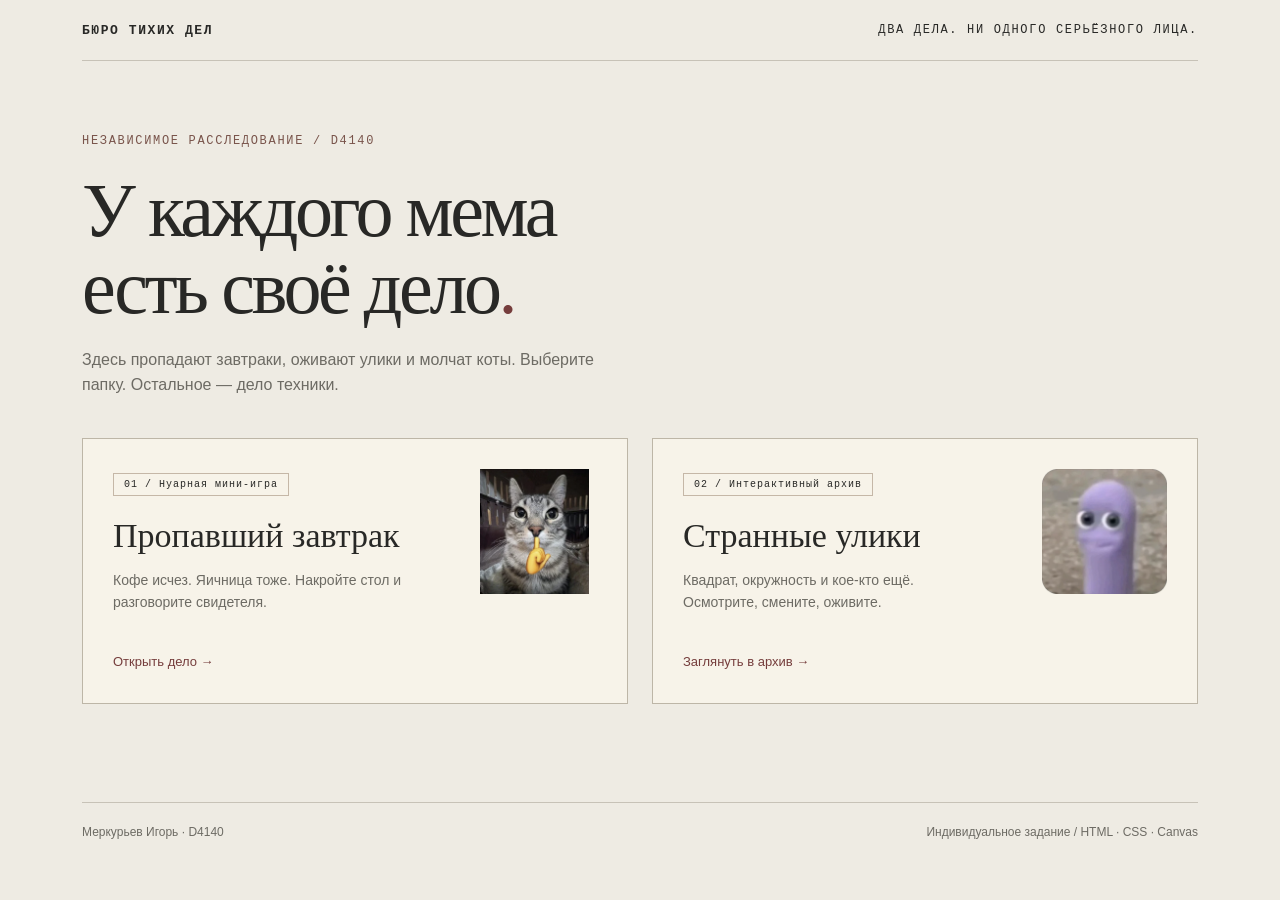
<file: index.html>
<!doctype html>
<html lang="ru">
  <head>
    <meta charset="utf-8" />
    <meta name="viewport" content="width=device-width,initial-scale=1" />
    <title>Бюро тихих дел</title>
    <meta
      name="description"
      content="Два маленьких расследования: нуарная мини-игра и интерактивный архив мемов."
    />
    <link rel="stylesheet" href="breakfast/css/style.css" />
    <style>
      .landing {
        padding: 65px 0 20px;
      }
      .landing h1 {
        max-width: 760px;
        margin: 20px 0;
      }
      .landing > p {
        max-width: 530px;
      }
      .cases {
        display: grid;
        grid-template-columns: 1fr 1fr;
        gap: 24px;
        margin: 40px 0;
      }
      .case-card {
        display: block;
        text-decoration: none;
        background: #f7f3e9;
        border: 1px solid #bdb6a7;
        padding: 30px;
        transition: transform 0.2s;
      }
      .case-card:hover {
        transform: translateY(-4px);
      }
      .case-card img {
        float: right;
        object-fit: contain;
        width: 125px;
        height: 125px;
        margin: 0 0 20px 15px;
        filter: saturate(0.7);
      }
      .case-card h2 {
        margin: 20px 0 12px;
        font-size: 34px;
      }
      .case-card p {
        font-size: 14px;
        max-width: 290px;
      }
      .case-card .go {
        display: block;
        clear: both;
        padding-top: 25px;
        font-size: 13px;
        color: #753d3c;
      }
      .case-card .tag {
        font-size: 10px;
      }
      @media (max-width: 700px) {
        .cases {
          grid-template-columns: 1fr;
        }
        .landing {
          padding-top: 35px;
        }
        .case-card {
          padding: 24px;
        }
      }
      @media (max-width: 700px) {
        .case-card {
          position: relative;
          padding-top: 140px;
        }
        .case-card img {
          position: absolute;
          top: 22px;
          left: 24px;
          width: 90px;
          height: 90px;
          float: none;
          margin: 0;
        }
      }
    </style>
  </head>
  <body>
    <div class="page">
      <header class="topbar">
        <span class="brand">БЮРО ТИХИХ ДЕЛ</span
        ><span class="mono">Два дела. Ни одного серьёзного лица.</span>
      </header>
      <main class="landing">
        <span class="eyebrow">Независимое расследование / D4140</span>
        <h1>
          У каждого мема<br />есть своё дело<span style="color: #753d3c"
            >.</span
          >
        </h1>
        <p class="muted">
          Здесь пропадают завтраки, оживают улики и молчат коты. Выберите папку.
          Остальное — дело техники.
        </p>
        <div class="cases">
          <a class="case-card" href="breakfast/index.html"
            ><img
              src="breakfast/images/quiet.webp"
              alt="Молчаливый кот"
              width="125"
              height="125"
            /><span class="tag">01 / Нуарная мини-игра</span>
            <h2>Пропавший завтрак</h2>
            <p class="muted">
              Кофе исчез. Яичница тоже. Накройте стол и разговорите свидетеля.
            </p>
            <span class="go">Открыть дело →</span></a
          ><a class="case-card" href="archive/index.html"
            ><img
              src="archive/images/worm.webp"
              alt="Фиолетовый червь"
              width="125"
              height="125"
            /><span class="tag">02 / Интерактивный архив</span>
            <h2>Странные улики</h2>
            <p class="muted">
              Квадрат, окружность и кое-кто ещё. Осмотрите, смените, оживите.
            </p>
            <span class="go">Заглянуть в архив →</span></a
          >
        </div>
      </main>
      <footer>
        <span>Меркурьев Игорь · D4140</span
        ><span>Индивидуальное задание / HTML · CSS · Canvas</span>
      </footer>
    </div>
  </body>
</html>
</file>
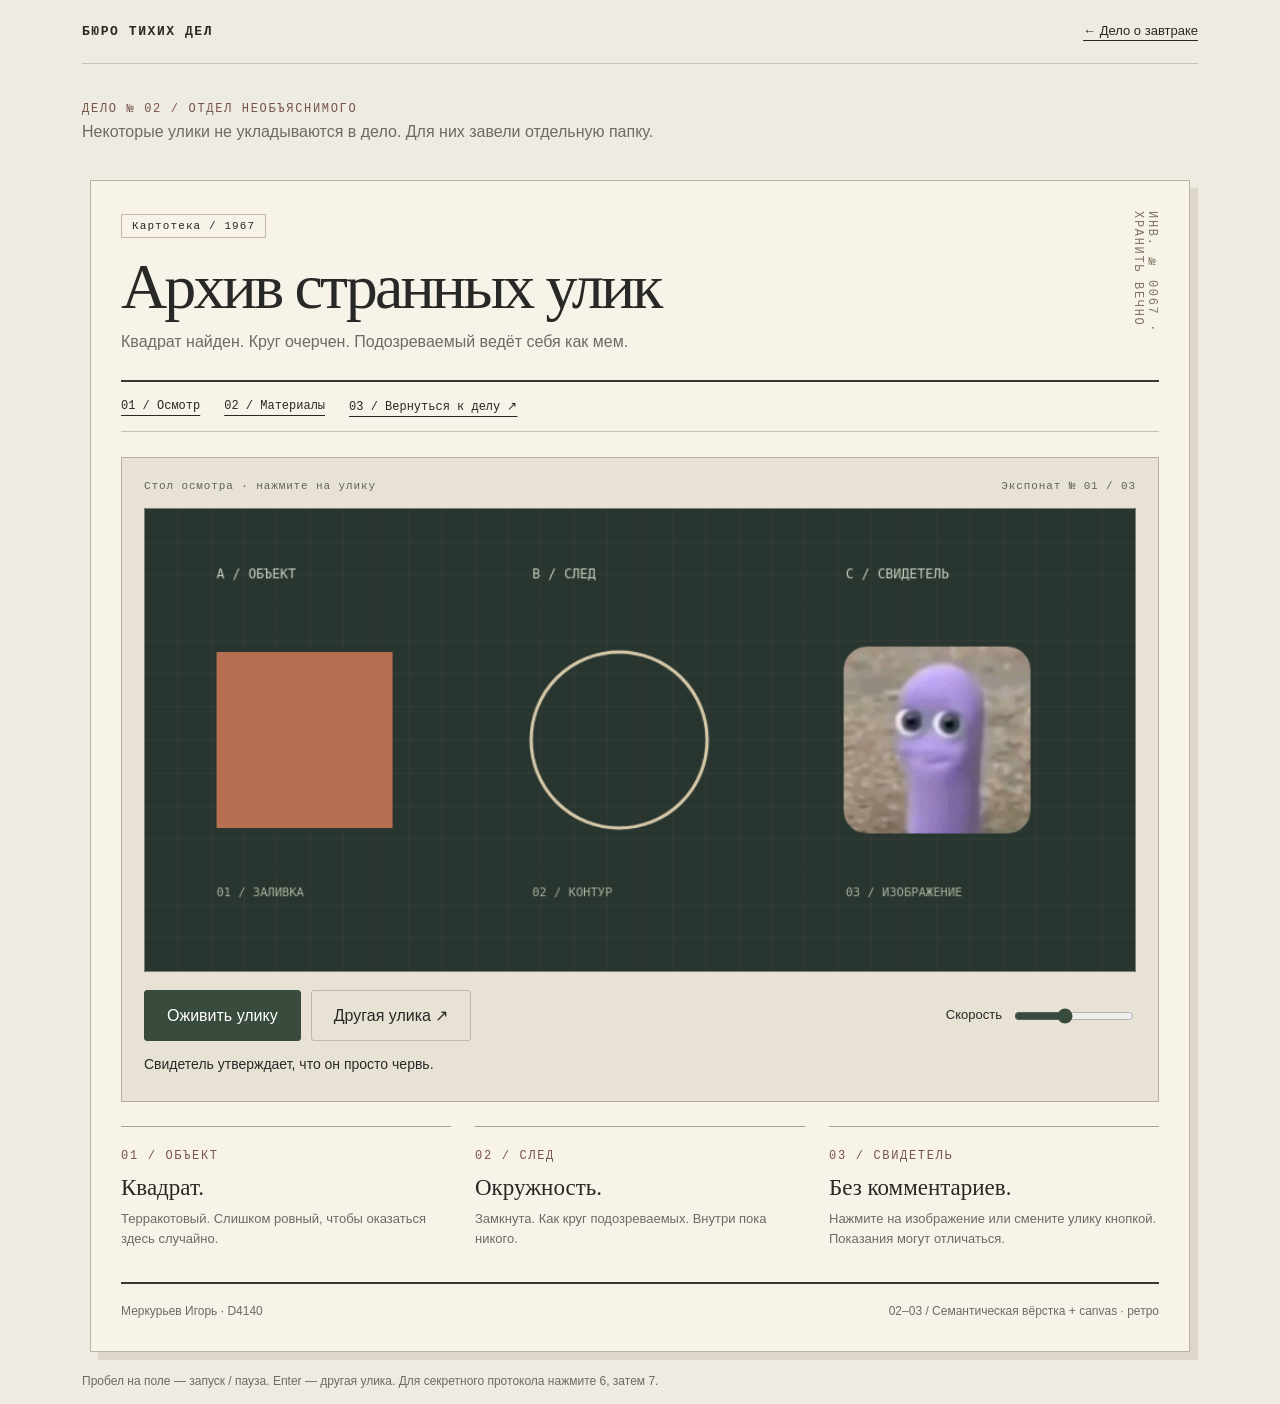
<file: archive/index.html>
<!doctype html>
<html lang="ru">
  <head>
    <meta charset="utf-8" />
    <meta name="viewport" content="width=device-width,initial-scale=1" />
    <title>Архив странных улик · Бюро тихих дел</title>
    <meta
      name="description"
      content="Интерактивный ретроархив: квадрат, окружность и мем на canvas."
    />
    <link rel="stylesheet" href="css/style.css" />
  </head>
  <body>
    <div class="page">
      <div class="topbar">
        <a class="brand" href="../index.html">БЮРО ТИХИХ ДЕЛ</a
        ><a href="../breakfast/index.html">← Дело о завтраке</a>
      </div>
      <div class="archive-intro">
        <span class="eyebrow">Дело № 02 / Отдел необъяснимого</span>
        <p>
          Некоторые улики не укладываются в дело. Для них завели отдельную
          папку.
        </p>
      </div>
      <div class="archive-wrap">
        <header class="archive-header" id="about">
          <div>
            <span class="tag">Картотека / 1967</span>
            <h1>Архив странных улик</h1>
            <p>
              Квадрат найден. Круг очерчен. Подозреваемый ведёт себя как мем.
            </p>
          </div>
          <span class="file-number">ИНВ. № 0067 · ХРАНИТЬ ВЕЧНО</span>
        </header>
        <nav class="archive-nav" aria-label="Навигация по архиву">
          <a href="#scene">01 / Осмотр</a><a href="#notes">02 / Материалы</a
          ><a href="../breakfast/index.html">03 / Вернуться к делу ↗</a>
        </nav>
        <main class="main" id="scene">
          <div class="canvas-label">
            <span>Стол осмотра · нажмите на улику</span
            ><span>Экспонат № <span id="exhibit">01</span> / 03</span>
          </div>
          <canvas
            id="game"
            width="900"
            height="420"
            tabindex="0"
            aria-label="Цветной квадрат, контур окружности и мем. Клик или Enter меняет мем."
            >На canvas изображены квадрат, окружность и мем. Используйте кнопку
            «Другая улика», чтобы выбрать изображение.</canvas
          >
          <div class="controls">
            <div class="buttons">
              <button
                class="primary"
                id="animate"
                aria-pressed="false"
                disabled
              >
                Оживить улику</button
              ><button id="next" disabled>Другая улика ↗</button>
            </div>
            <label for="speed"
              >Скорость
              <input
                id="speed"
                type="range"
                min="0.3"
                max="2"
                value="1"
                step="0.1"
            /></label>
          </div>
          <p class="status" role="status" aria-live="polite">
            Раскладываем материалы…
          </p>
        </main>
        <section class="notes" id="notes" aria-label="Материалы дела">
          <article>
            <span class="eyebrow">01 / Объект</span>
            <h2>Квадрат.</h2>
            <p>Терракотовый. Слишком ровный, чтобы оказаться здесь случайно.</p>
          </article>
          <article>
            <span class="eyebrow">02 / След</span>
            <h2>Окружность.</h2>
            <p>Замкнута. Как круг подозреваемых. Внутри пока никого.</p>
          </article>
          <article>
            <span class="eyebrow">03 / Свидетель</span>
            <h2>Без комментариев.</h2>
            <p>
              Нажмите на изображение или смените улику кнопкой. Показания могут
              отличаться.
            </p>
          </article>
        </section>
        <div class="secret-panel" id="secret" hidden>
          <img
            src="images/six-seven.webp"
            alt="Кот показывает 6 и 7"
            width="80"
            height="80"
          />
          <p>
            <strong>Совпадение? 6 → 7.</strong><br />Архив проверен. Ответов не
            прибавилось.
          </p>
        </div>
        <footer class="archive-footer">
          <p style="margin: 0">Меркурьев Игорь · D4140</p>
          <span>02–03 / Семантическая вёрстка + canvas · ретро</span>
        </footer>
      </div>
      <p class="bottom-note muted" style="font-size: 12px; margin-top: 20px">
        Пробел на поле — запуск / пауза. Enter — другая улика. Для секретного
        протокола нажмите 6, затем 7.
      </p>
    </div>
    <script src="js/script.js"></script>
  </body>
</html>
</file>
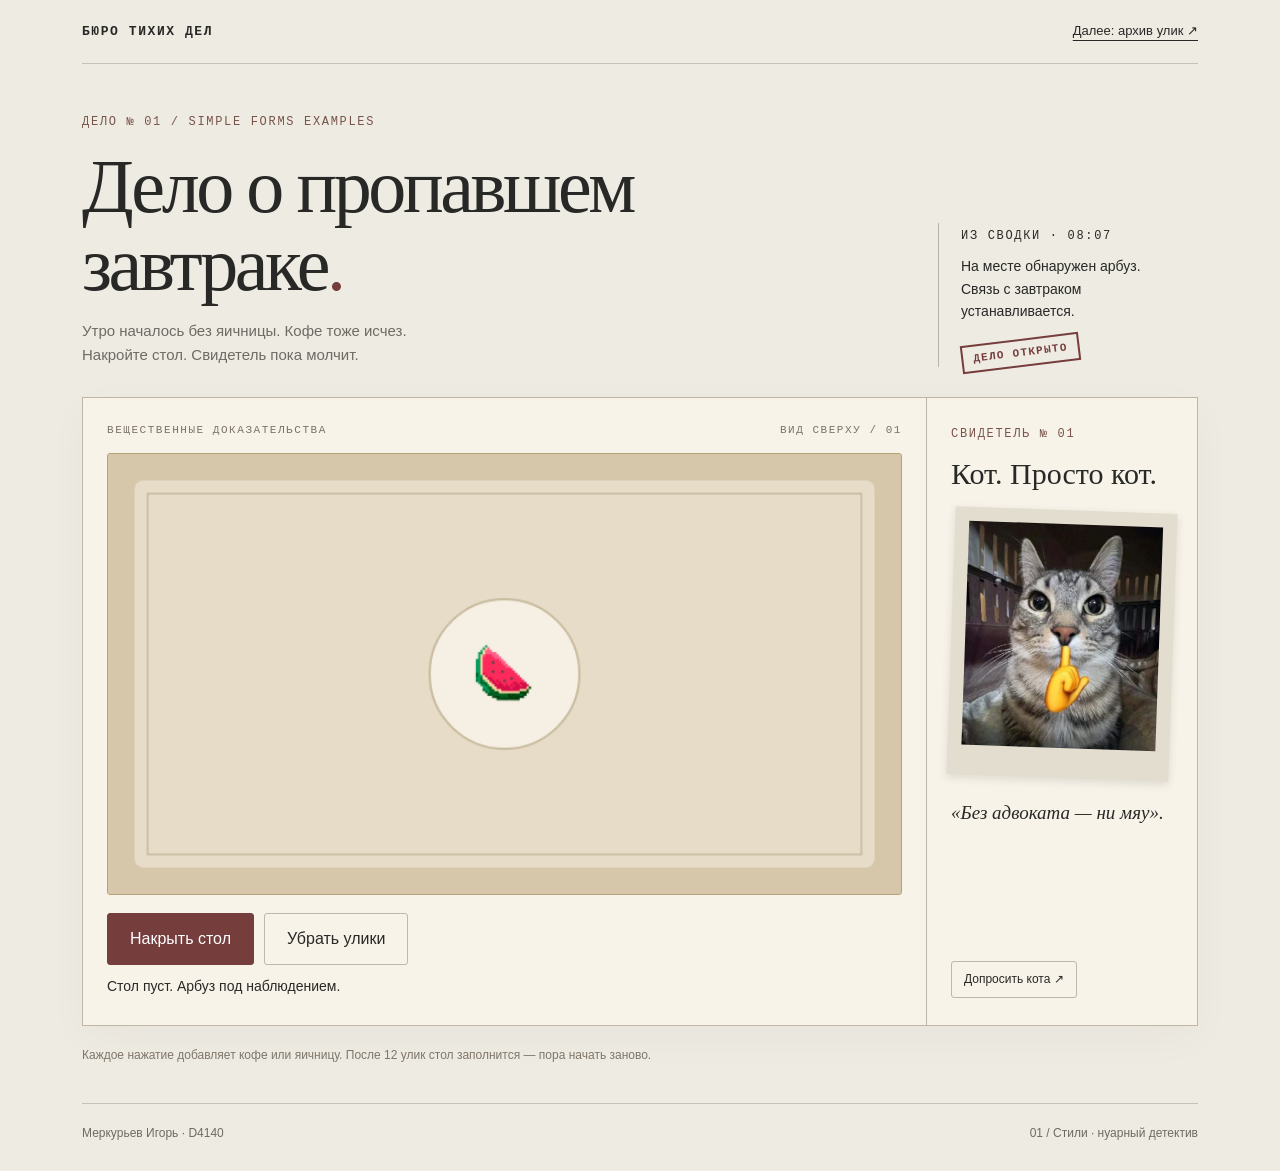
<file: breakfast/index.html>
<!doctype html>
<html lang="ru">
  <head>
    <meta charset="utf-8" />
    <meta name="viewport" content="width=device-width,initial-scale=1" />
    <title>Дело о пропавшем завтраке</title>
    <meta
      name="description"
      content="Нуарная мини-игра: соберите завтрак и допросите подозрительно молчаливого кота."
    />
    <link rel="stylesheet" href="css/style.css" />
  </head>
  <body>
    <div class="page wrapper">
      <header class="topbar">
        <a class="brand" href="../index.html">БЮРО ТИХИХ ДЕЛ</a
        ><a href="../archive/index.html">Далее: архив улик ↗</a>
      </header>
      <main>
        <section class="intro">
          <div>
            <span class="eyebrow">Дело № 01 / Simple Forms Examples</span>
            <h1>
              Дело о пропавшем<br />завтраке<span style="color: #753d3c"
                >.</span
              >
            </h1>
            <p class="dek">
              Утро началось без яичницы. Кофе тоже исчез.<br />Накройте стол.
              Свидетель пока молчит.
            </p>
          </div>
          <aside class="case-note">
            <span class="mono">Из сводки · 08:07</span>
            <p>
              На месте обнаружен арбуз.<br />Связь с завтраком<br />устанавливается.
            </p>
            <span class="stamp">ДЕЛО ОТКРЫТО</span>
          </aside>
        </section>
        <section class="workspace" aria-label="Стол расследования">
          <div class="desk">
            <div class="desk-header mono">
              <span>Вещественные доказательства</span
              ><span>Вид сверху / 01</span>
            </div>
            <canvas
              width="720"
              height="400"
              aria-label="Стол с арбузом. Кнопка добавляет яичницу или кофе в случайное место."
              >Стол с арбузом. Добавляйте завтрак кнопкой ниже.</canvas
            >
            <div class="controls">
              <div class="buttons menu">
                <button class="primary changeButton" disabled>
                  Накрыть стол</button
                ><button class="clearButton" disabled>Убрать улики</button>
              </div>
              <p class="status" role="status" aria-live="polite">
                Подготавливаем стол…
              </p>
            </div>
          </div>
          <aside class="witness">
            <span class="eyebrow">Свидетель № 01</span>
            <h2>Кот. Просто кот.</h2>
            <div class="photo">
              <img
                id="reaction"
                src="images/quiet.webp"
                alt="Кот показывает жест «тише»"
                width="240"
                height="240"
              />
            </div>
            <blockquote id="quote">«Без адвоката — ни мяу».</blockquote>
            <button
              class="secret-button"
              aria-expanded="false"
              aria-controls="secret"
            >
              Допросить кота ↗
            </button>
          </aside>
        </section>
        <div class="secret-panel" id="secret" hidden>
          <img
            src="images/six-seven.webp"
            alt="Кот показывает числа 6 и 7"
            width="80"
            height="80"
          />
          <p>
            <strong>Секретный протокол № 67.</strong><br />Кот назвал время:
            «сикс-севен». Алиби стало только запутаннее.
          </p>
        </div>
        <p class="bottom-note">
          Каждое нажатие добавляет кофе или яичницу. После 12 улик стол
          заполнится — пора начать заново.
        </p>
      </main>
      <footer>
        <span>Меркурьев Игорь · D4140</span
        ><span>01 / Стили · нуарный детектив</span>
      </footer>
    </div>
    <script src="js/script.js"></script>
  </body>
</html>
</file>
<file: breakfast/css/style.css>
* {
  box-sizing: border-box;
}
html {
  scroll-behavior: smooth;
}
body {
  margin: 0;
  background: #eeebe3;
  color: #282826;
  font:
    16px/1.6 Arial,
    Helvetica,
    sans-serif;
}
button,
a,
input {
  touch-action: manipulation;
}
button {
  font: inherit;
  cursor: pointer;
}
a {
  color: inherit;
}
button:focus-visible,
a:focus-visible,
input:focus-visible {
  outline: 3px solid #ac653a;
  outline-offset: 5px;
}
button:disabled {
  opacity: 0.5;
  cursor: wait;
}
button {
  border: 1px solid #bcb8ae;
  background: transparent;
  color: inherit;
  padding: 12px 22px;
  border-radius: 3px;
  transition:
    background 0.18s,
    transform 0.18s;
}
button:hover {
  background: #dfdbd1;
  transform: translateY(-1px);
}
button.primary {
  background: #753d3c;
  color: #fff;
  border-color: #753d3c;
}
button.primary:hover {
  background: #5c2e2e;
}
.eyebrow,
.mono {
  font:
    12px/1.5 "Courier New",
    monospace;
  letter-spacing: 0.14em;
  text-transform: uppercase;
}
.eyebrow {
  color: #79544b;
}
.muted {
  color: #6d6b64;
}
h1,
h2,
p {
  margin-top: 0;
}
h1,
h2 {
  font-family: Georgia, "Times New Roman", serif;
  font-weight: normal;
}
h1 {
  font-size: clamp(42px, 6vw, 76px);
  line-height: 1.02;
  letter-spacing: -0.045em;
}
h2 {
  font-size: 30px;
  line-height: 1.2;
}
img {
  max-width: 100%;
}
.topbar {
  display: flex;
  align-items: center;
  justify-content: space-between;
  padding: 21px 0;
  border-bottom: 1px solid #c7c2b7;
  gap: 18px;
}
.brand {
  text-decoration: none;
  font:
    bold 13px "Courier New",
    monospace;
  letter-spacing: 0.12em;
}
.topbar a:last-child {
  font-size: 13px;
  text-underline-offset: 5px;
}
.page {
  max-width: 1200px;
  margin: auto;
  padding: 0 42px;
}
footer {
  border-top: 1px solid #c7c2b7;
  margin-top: 38px;
  padding: 20px 0 28px;
  display: flex;
  justify-content: space-between;
  gap: 16px;
  font-size: 12px;
  color: #6d6b64;
}
[hidden] {
  display: none !important;
}
.status {
  min-height: 26px;
  font-size: 14px;
}
.buttons {
  display: flex;
  gap: 10px;
  flex-wrap: wrap;
}
.tag {
  display: inline-block;
  border: 1px solid #c5b7a7;
  padding: 5px 10px;
  font:
    11px "Courier New",
    monospace;
  letter-spacing: 0.1em;
}
.secret-panel {
  padding: 18px;
  background: #e1daca;
  border: 1px dashed #a49683;
  display: flex;
  align-items: center;
  gap: 18px;
  margin-top: 18px;
}
.secret-panel img {
  width: 80px;
  border-radius: 3px;
}
.secret-panel p {
  margin: 0;
  font-size: 14px;
}
@media (max-width: 650px) {
  .page {
    padding: 0 20px;
  }
  .topbar {
    align-items: flex-start;
  }
  .topbar a:last-child {
    text-align: right;
    max-width: 140px;
  }
  footer {
    flex-direction: column;
  }
  button {
    padding: 12px 16px;
  }
}
@media (prefers-reduced-motion: reduce) {
  html {
    scroll-behavior: auto;
  }
  *,
  *::before,
  *::after {
    animation: none !important;
    transition: none !important;
  }
}
.intro {
  padding: 43px 0 30px;
  display: grid;
  grid-template-columns: 1fr 260px;
  gap: 30px;
  align-items: end;
}
.intro h1 {
  max-width: 760px;
  margin: 16px 0;
}
.intro .dek {
  max-width: 510px;
  color: #6d6b64;
  font-size: 15px;
  margin-bottom: 0;
}
.case-note {
  border-left: 1px solid #bbb4a6;
  padding-left: 22px;
  font-size: 14px;
}
.case-note p {
  margin: 10px 0 0;
}
.workspace {
  display: grid;
  grid-template-columns: minmax(0, 1fr) 270px;
  border: 1px solid #bdb6a7;
  background: #f7f3e9;
  box-shadow: 0 12px 40px #30281908;
}
.desk {
  padding: 24px;
  border-right: 1px solid #bdb6a7;
}
.desk-header {
  display: flex;
  justify-content: space-between;
  gap: 12px;
  margin-bottom: 14px;
  font-size: 11px;
  color: #7b7266;
}
canvas {
  display: block;
  width: 100%;
  height: auto;
  background: #d6c7aa;
  border: 1px solid #b5a17b;
  border-radius: 3px;
}
.controls {
  padding-top: 18px;
}
.controls .status {
  margin: 10px 0 0;
}
.witness {
  padding: 27px 24px;
  display: flex;
  flex-direction: column;
  align-items: flex-start;
}
.witness h2 {
  margin: 13px 0 18px;
}
.photo {
  background: #e3ddd0;
  width: 100%;
  aspect-ratio: 1;
  display: flex;
  align-items: center;
  justify-content: center;
  transform: rotate(2deg);
  padding: 14px 14px 30px;
  box-shadow: 0 3px 9px #332c2520;
}
.photo img {
  width: 100%;
  height: 100%;
  object-fit: contain;
}
.witness blockquote {
  margin: 22px 0 18px;
  font:
    italic 19px/1.4 Georgia,
    serif;
}
.secret-button {
  font-size: 12px;
  padding: 8px 12px;
  margin-top: auto;
}
.bottom-note {
  margin-top: 20px;
  font-size: 12px;
  color: #7e7669;
}
.stamp {
  border: 2px solid #753d3c;
  color: #753d3c;
  transform: rotate(-7deg);
  padding: 6px 10px;
  display: inline-block;
  font:
    bold 11px "Courier New",
    monospace;
  letter-spacing: 0.12em;
  margin-top: 17px;
}
@media (max-width: 850px) {
  .workspace {
    grid-template-columns: 1fr 220px;
  }
  .intro {
    grid-template-columns: 1fr;
  }
  .case-note {
    display: none;
  }
  .desk {
    padding: 16px;
  }
  .witness {
    padding: 20px 16px;
  }
}
@media (max-width: 650px) {
  .workspace {
    grid-template-columns: 1fr;
  }
  .desk {
    border-right: 0;
    border-bottom: 1px solid #bdb6a7;
  }
  .witness {
    display: grid;
    grid-template-columns: 100px 1fr;
    gap: 10px 20px;
  }
  .witness .eyebrow,
  .witness h2 {
    grid-column: 2;
    margin: 0;
  }
  .photo {
    grid-column: 1;
    grid-row: 1/5;
  }
  .witness blockquote {
    grid-column: 2;
    margin: 0;
    font-size: 16px;
  }
  .secret-button {
    grid-column: 2;
    justify-self: start;
  }
  .stamp {
    display: none;
  }
  .intro {
    padding-top: 30px;
  }
}
</file>
<file: archive/css/style.css>
* {
  box-sizing: border-box;
}
html {
  scroll-behavior: smooth;
}
body {
  margin: 0;
  background: #eeebe3;
  color: #282826;
  font:
    16px/1.6 Arial,
    Helvetica,
    sans-serif;
}
button,
a,
input {
  touch-action: manipulation;
}
button {
  font: inherit;
  cursor: pointer;
}
a {
  color: inherit;
}
button:focus-visible,
a:focus-visible,
input:focus-visible {
  outline: 3px solid #ac653a;
  outline-offset: 5px;
}
button:disabled {
  opacity: 0.5;
  cursor: wait;
}
button {
  border: 1px solid #bcb8ae;
  background: transparent;
  color: inherit;
  padding: 12px 22px;
  border-radius: 3px;
  transition:
    background 0.18s,
    transform 0.18s;
}
button:hover {
  background: #dfdbd1;
  transform: translateY(-1px);
}
button.primary {
  background: #753d3c;
  color: #fff;
  border-color: #753d3c;
}
button.primary:hover {
  background: #5c2e2e;
}
.eyebrow,
.mono {
  font:
    12px/1.5 "Courier New",
    monospace;
  letter-spacing: 0.14em;
  text-transform: uppercase;
}
.eyebrow {
  color: #79544b;
}
.muted {
  color: #6d6b64;
}
h1,
h2,
p {
  margin-top: 0;
}
h1,
h2 {
  font-family: Georgia, "Times New Roman", serif;
  font-weight: normal;
}
h1 {
  font-size: clamp(42px, 6vw, 76px);
  line-height: 1.02;
  letter-spacing: -0.045em;
}
h2 {
  font-size: 30px;
  line-height: 1.2;
}
img {
  max-width: 100%;
}
.topbar {
  display: flex;
  align-items: center;
  justify-content: space-between;
  padding: 21px 0;
  border-bottom: 1px solid #c7c2b7;
  gap: 18px;
}
.brand {
  text-decoration: none;
  font:
    bold 13px "Courier New",
    monospace;
  letter-spacing: 0.12em;
}
.topbar a:last-child {
  font-size: 13px;
  text-underline-offset: 5px;
}
.page {
  max-width: 1200px;
  margin: auto;
  padding: 0 42px;
}
footer {
  border-top: 1px solid #c7c2b7;
  margin-top: 38px;
  padding: 20px 0 28px;
  display: flex;
  justify-content: space-between;
  gap: 16px;
  font-size: 12px;
  color: #6d6b64;
}
[hidden] {
  display: none !important;
}
.status {
  min-height: 26px;
  font-size: 14px;
}
.buttons {
  display: flex;
  gap: 10px;
  flex-wrap: wrap;
}
.tag {
  display: inline-block;
  border: 1px solid #c5b7a7;
  padding: 5px 10px;
  font:
    11px "Courier New",
    monospace;
  letter-spacing: 0.1em;
}
.secret-panel {
  padding: 18px;
  background: #e1daca;
  border: 1px dashed #a49683;
  display: flex;
  align-items: center;
  gap: 18px;
  margin-top: 18px;
}
.secret-panel img {
  width: 80px;
  border-radius: 3px;
}
.secret-panel p {
  margin: 0;
  font-size: 14px;
}
@media (max-width: 650px) {
  .page {
    padding: 0 20px;
  }
  .topbar {
    align-items: flex-start;
  }
  .topbar a:last-child {
    text-align: right;
    max-width: 140px;
  }
  footer {
    flex-direction: column;
  }
  button {
    padding: 12px 16px;
  }
}
@media (prefers-reduced-motion: reduce) {
  html {
    scroll-behavior: auto;
  }
  *,
  *::before,
  *::after {
    animation: none !important;
    transition: none !important;
  }
}
.archive-wrap {
  max-width: 1100px;
  margin: 35px auto 0;
  padding: 30px;
  background: #f7f3e9;
  border: 1px solid #bbb2a2;
  box-shadow: 8px 8px 0 #ded7c9;
}
.archive-header {
  display: grid;
  grid-template-columns: 1fr auto;
  gap: 20px;
  border-bottom: 2px solid #343a33;
  padding-bottom: 25px;
}
.archive-header h1 {
  font-size: clamp(38px, 5vw, 64px);
  margin: 16px 0 10px;
}
.archive-header p {
  margin-bottom: 0;
  max-width: 540px;
  color: #6d6b64;
}
.file-number {
  writing-mode: vertical-rl;
  font:
    12px "Courier New",
    monospace;
  letter-spacing: 0.14em;
  color: #817762;
}
.archive-nav {
  display: flex;
  gap: 24px;
  flex-wrap: wrap;
  padding: 17px 0;
  border-bottom: 1px solid #c7c2b7;
  margin-bottom: 25px;
}
.archive-nav a {
  font:
    12px "Courier New",
    monospace;
  text-underline-offset: 6px;
}
.main {
  padding: 22px;
  border: 1px solid #b5ad9c;
  background: #e8e2d5;
  margin: 0 0 24px;
}
.canvas-label {
  display: flex;
  justify-content: space-between;
  gap: 15px;
  margin-bottom: 16px;
  color: #5e6557;
  font:
    11px "Courier New",
    monospace;
  letter-spacing: 0.08em;
}
canvas {
  display: block;
  width: 100%;
  height: auto;
  background: #29352f;
  border: 1px solid #798071;
}
.controls {
  display: flex;
  align-items: center;
  justify-content: space-between;
  gap: 15px;
  flex-wrap: wrap;
  padding-top: 18px;
}
.controls button.primary {
  background: #384b3d;
  border-color: #384b3d;
}
.controls button.primary:hover {
  background: #273b2e;
}
.controls label {
  font-size: 13px;
  display: flex;
  align-items: center;
  gap: 10px;
}
input {
  accent-color: #384b3d;
  max-width: 120px;
}
.status {
  margin: 12px 0 0;
}
.notes {
  display: grid;
  grid-template-columns: repeat(3, 1fr);
  gap: 24px;
  padding-bottom: 8px;
}
.notes article {
  border-top: 1px solid #a9a08e;
  padding-top: 14px;
}
.notes h2 {
  font-size: 23px;
  margin: 7px 0;
}
.notes p {
  font-size: 13px;
  color: #6d6b64;
  margin-bottom: 0;
}
.archive-footer {
  margin-top: 24px;
  padding: 18px 0 0;
  border-top: 2px solid #343a33;
  display: flex;
  justify-content: space-between;
  gap: 15px;
  font-size: 12px;
  color: #6d6b64;
}
.archive-intro {
  padding: 30px 0 0;
}
.archive-intro p {
  max-width: 650px;
  color: #6d6b64;
  margin-bottom: 0;
}
@media (max-width: 650px) {
  .archive-wrap {
    margin-top: 24px;
    padding: 18px;
    box-shadow: 4px 4px 0 #ded7c9;
  }
  .main {
    padding: 12px;
  }
  .notes {
    grid-template-columns: 1fr;
    gap: 16px;
  }
  .archive-footer {
    flex-direction: column;
  }
  .archive-nav {
    gap: 18px;
  }
  .canvas-label span:last-child {
    display: none;
  }
  .controls .buttons {
    width: 100%;
  }
}
.archive-header {
  position: relative;
  padding-right: 30px;
}
.file-number {
  position: absolute;
  right: 0;
  top: 0;
}
</file>
